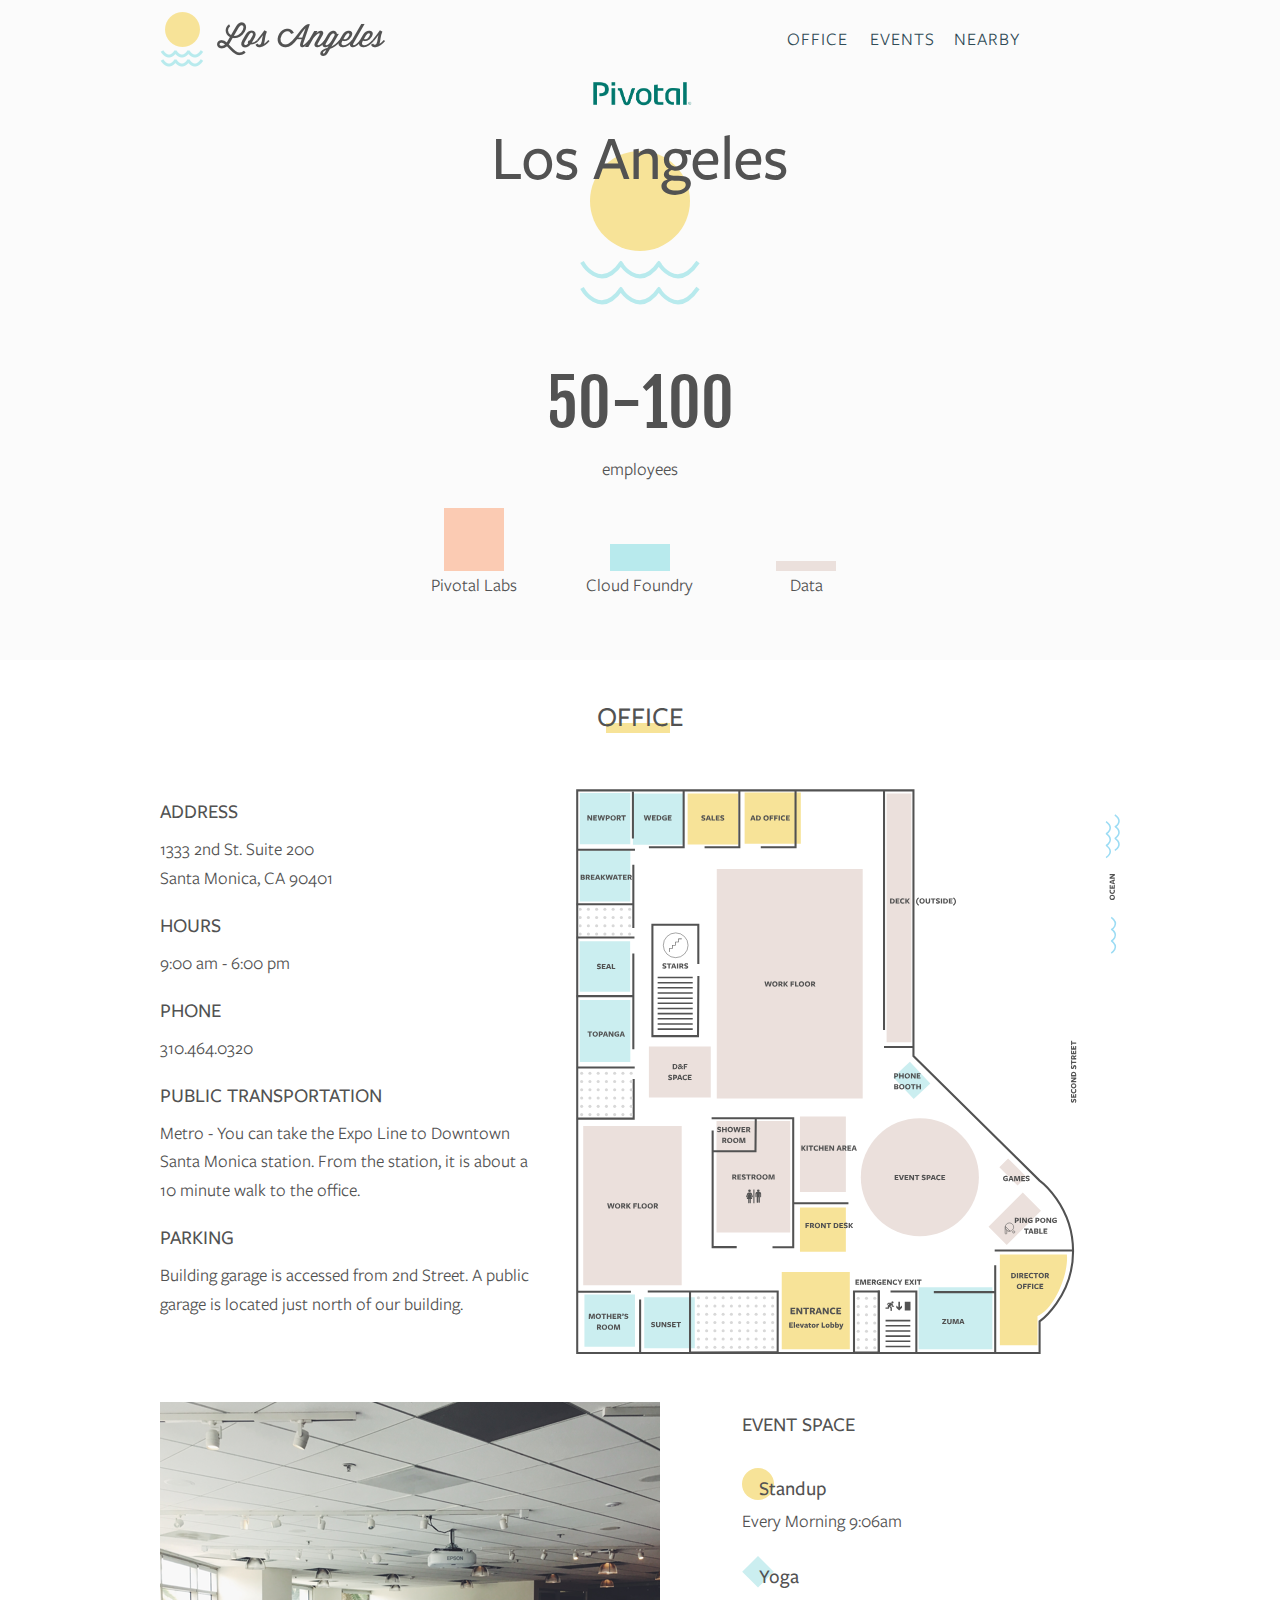
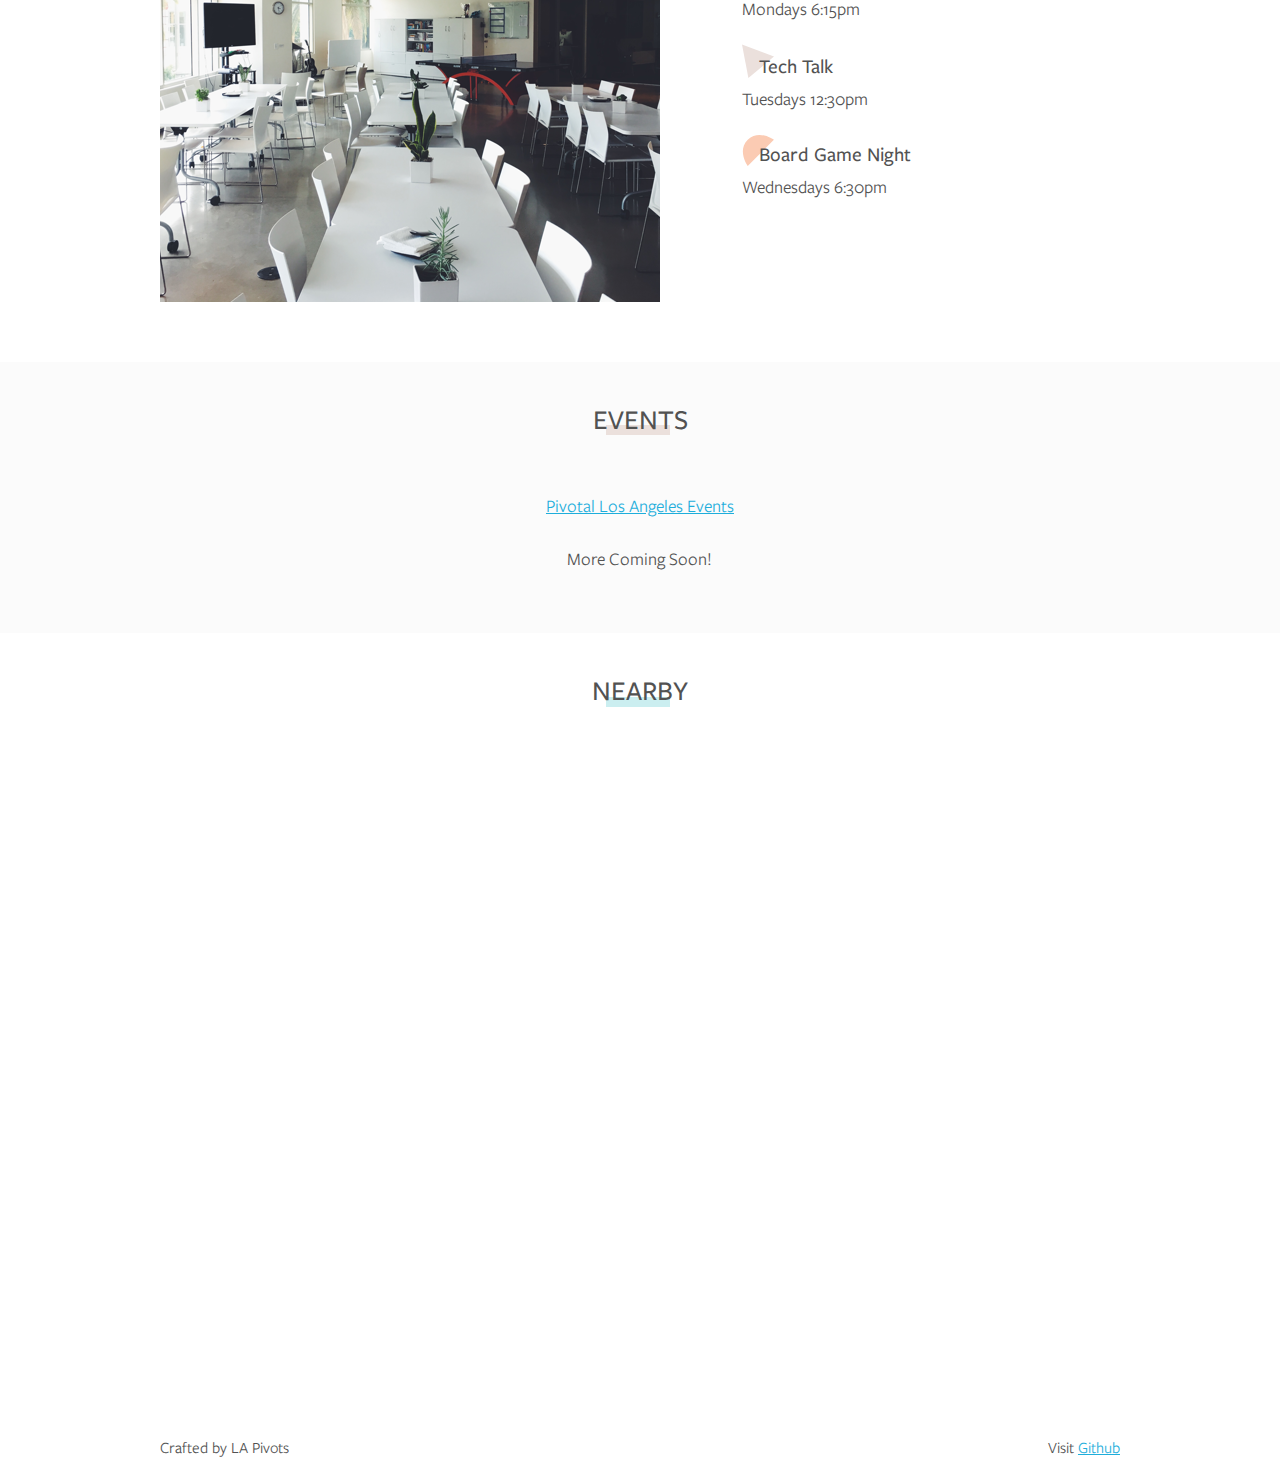
<file: index.html>
<html>

<head>
    <link rel="icon" type="image/x-icon" href="icon-los-angeles.ico"/>
    <link rel="shortcut icon" type="image/x-icon" href="icon-los-angeles.ico"/>

    <link rel="stylesheet" type="text/css" href="normalize.css" />
    <link rel="stylesheet" type="text/css" href="skeleton.css" />
    <link rel="stylesheet" type="text/css" href="base.css" />

    <title>Pivotal Los Angeles</title>
</head>

<body>
  <div class=" grey-background" id="nav">
    <div class="container">
      <div class="row">
        <div class="four columns"><a href="/"><img src="icon-los-angeles-with-text.png"/></a></div>
        <div class="one column offset-by-four"><a class="nav-link" href="#office">Office</a></div>
        <div class="one column"><a class="nav-link" href="#events">Events</a></div>
        <div class="one column"><a class="nav-link" href="#nearby">Nearby</a></div>
        <div class="one column"></div>
      </div>
    </div>
  </div>
  <div class=" grey-background">
    <div class="container">
      <div class="row">
        <div class="twelve columns">hello dave</div>
      </div>
    </div>
  </div>

  <div class="grey-background">
    <div class="container">
      <div class="row">
        <div class="six columns offset-by-three" style="text-align: center;">
          <img class="pivotal-logo" src="Pivotal_Teal.png">
          <h1>Los Angeles</h1>
          <img class="icon-los-angeles-lg" src="icon-los-angeles.svg"/>
          <div class="head-count">50-100</div>
          <div>employees</div>
        </div>
      </div>

      <div class="row">
        <div class="two columns offset-by-three" style="text-align: center;">
          <div class="percent-block-labs"></div>
          <div>Pivotal Labs</div>
        </div>
        <div class="two columns" style="text-align: center;position: relative;top: 36px;">
          <div class="percent-block-cf"></div>
          <div>Cloud Foundry</div>
        </div>
        <div class="two columns" style="text-align: center;position: relative;top: 53px;">
          <div class="percent-block-data"></div>
          <div>Data</div>
        </div>
      </div>
      <div class="row"></div>
      <div class="row"></div>
    </div>
  </div>

  <div class="container">
    <div class="row">
      <div class="two columns offset-by-five">
        <a name="office">Go away Dave</a>
        <h2>Office</h2>
        <div class="header-reactangle-yellow"></div>
      </div>
    </div>

    <div class="row">
      <div class="five columns">
        <h3>Address</h3>
        <div>1333 2nd St. Suite 200</div>
        <div>Santa Monica, CA 90401</div>
        <h3 class="padding-top-one">Hours</h3>
        <div>9:00 am - 6:00 pm</div>
        <h3 class="padding-top-one">Phone</h3>
        <div>310.464.0320</div>
        <h3 class="padding-top-one">Public Transportation</h3>
        <div>Metro  - You can take the Expo Line to Downtown Santa Monica station. From the station, it is about a 10 minute walk to the office.</div>
        <h3 class="padding-top-one">Parking</h3>
        <div>Building garage is accessed from 2nd Street. A public garage is located just north of our building.</div>
      </div>
      <div class="seven columns">
        <img class="u-max-full-width" src="map.svg"/>
      </div>
    </div>

    <div class="row"></div>

    <div class="row">
      <div class="seven columns"><img src="event-space.png"></img></div>
      <div class="five columns">
        <h3 class="padding-bottom-two">Event Space</h3>
        <img width="32px" src="oval-2.svg"/><h3 class="recurring-title">Standup</h3>
        <div class="padding-bottom-two">Every Morning 9:06am</div>
        <img width="32px" src="rectangle-6.svg"/><h3 class="recurring-title">Yoga</h3>
        <div class="padding-bottom-two">Mondays 6:15pm</div>
        <img width="32px" src="triangle.svg"/><h3 class="recurring-title">Tech Talk</h3>
        <div class="padding-bottom-two">Tuesdays 12:30pm</div>
        <img width="32px" src="halfmoon.svg"/><h3 class="recurring-title">Board Game Night</h3>
        <div class="padding-bottom-two">Wednesdays 6:30pm</div>
      </div>
    </div>

    <div class="row"></div>
    <div class="row"></div>
  </div>

  <div class="grey-background">
    <div class="container">
      <div class="row">
        <div class="two columns offset-by-five">
          <a name="events">Go away Dave</a>
          <h2>Events</h2>
          <div class="header-reactangle-grey"></div>
        </div>
      </div>

      <div class="row">
        <div class="four columns offset-by-four" style="text-align: center;">
          <a href="https://pivotal.io/locations/los-angeles#events">Pivotal Los Angeles Events</a>
        </div>
      </div>

      <div class="row">
        <div class="four columns offset-by-four" style="text-align: center;">
          More Coming Soon!
        </div>
      </div>

      <div class="row"></div>
      <div class="row"></div>
    </div>
  </div>

  <div class="container">
    <div class="row">
      <div class="two columns offset-by-five">
        <a name="nearby">Go away Dave</a>
        <h2>Nearby</h2>
        <div class="header-reactangle-blue"></div>
      </div>
    </div>

    <div class="row">
      <div class="twelve columns">
        <div class="overlay" onClick="style.pointerEvents='none'"></div>
        <iframe src="https://www.google.com/maps/d/embed?mid=1OnDHIgaSkr2XjZWyA77-V6BEmBk" width="100%" height="600px" style="border:none;"></iframe>
      </div>
    </div>

    <div class="row"></div>
    <div class="row"></div>
  </div>

<div class="container">
  <div class="row footer">
    <div class="three columns">
      <div>Crafted by LA Pivots</div>
    </div>
    <div class="seven columns">&nbsp</div>
    <div class="two columns" style="text-align: right;">
       Visit <a href="https://github.com/moleske/pivotalla">Github</a>
    </div>
  </div>
</div>

</body>

</html>
</file>
<file: skeleton.css>
/*
* Skeleton V2.0.4
* Copyright 2014, Dave Gamache
* www.getskeleton.com
* Free to use under the MIT license.
* http://www.opensource.org/licenses/mit-license.php
* 12/29/2014
*/


/* Table of contents
––––––––––––––––––––––––––––––––––––––––––––––––––
- Grid
- Base Styles
- Typography
- Links
- Buttons
- Forms
- Lists
- Code
- Tables
- Spacing
- Utilities
- Clearing
- Media Queries
*/


/* Grid
–––––––––––––––––––––––––––––––––––––––––––––––––– */
.container {
  position: relative;
  width: 100%;
  max-width: 960px;
  margin: 0 auto;
  padding: 0 20px;
  box-sizing: border-box; }
.column,
.columns {
  width: 100%;
  float: left;
  box-sizing: border-box; }

/* For devices larger than 400px */
@media (min-width: 400px) {
  .container {
    width: 85%;
    padding: 0; }
}

/* For devices larger than 550px */
@media (min-width: 550px) {
  .container {
    width: 80%; }
  .column,
  .columns {
    margin-left: 4%; }
  .column:first-child,
  .columns:first-child {
    margin-left: 0; }

  .one.column,
  .one.columns                    { width: 4.66666666667%; }
  .two.columns                    { width: 13.3333333333%; }
  .three.columns                  { width: 22%;            }
  .four.columns                   { width: 30.6666666667%; }
  .five.columns                   { width: 39.3333333333%; }
  .six.columns                    { width: 48%;            }
  .seven.columns                  { width: 56.6666666667%; }
  .eight.columns                  { width: 65.3333333333%; }
  .nine.columns                   { width: 74.0%;          }
  .ten.columns                    { width: 82.6666666667%; }
  .eleven.columns                 { width: 91.3333333333%; }
  .twelve.columns                 { width: 100%; margin-left: 0; }

  .one-third.column               { width: 30.6666666667%; }
  .two-thirds.column              { width: 65.3333333333%; }

  .one-half.column                { width: 48%; }

  /* Offsets */
  .offset-by-one.column,
  .offset-by-one.columns          { margin-left: 8.66666666667%; }
  .offset-by-two.column,
  .offset-by-two.columns          { margin-left: 17.3333333333%; }
  .offset-by-three.column,
  .offset-by-three.columns        { margin-left: 26%;            }
  .offset-by-four.column,
  .offset-by-four.columns         { margin-left: 34.6666666667%; }
  .offset-by-five.column,
  .offset-by-five.columns         { margin-left: 43.3333333333%; }
  .offset-by-six.column,
  .offset-by-six.columns          { margin-left: 52%;            }
  .offset-by-seven.column,
  .offset-by-seven.columns        { margin-left: 60.6666666667%; }
  .offset-by-eight.column,
  .offset-by-eight.columns        { margin-left: 69.3333333333%; }
  .offset-by-nine.column,
  .offset-by-nine.columns         { margin-left: 78.0%;          }
  .offset-by-ten.column,
  .offset-by-ten.columns          { margin-left: 86.6666666667%; }
  .offset-by-eleven.column,
  .offset-by-eleven.columns       { margin-left: 95.3333333333%; }

  .offset-by-one-third.column,
  .offset-by-one-third.columns    { margin-left: 34.6666666667%; }
  .offset-by-two-thirds.column,
  .offset-by-two-thirds.columns   { margin-left: 69.3333333333%; }

  .offset-by-one-half.column,
  .offset-by-one-half.columns     { margin-left: 52%; }

}


/* Base Styles
–––––––––––––––––––––––––––––––––––––––––––––––––– */
/* NOTE
html is set to 62.5% so that all the REM measurements throughout Skeleton
are based on 10px sizing. So basically 1.5rem = 15px :) */
html {
  font-size: 62.5%; }
body {
  font-size: 1.5em; /* currently ems cause chrome bug misinterpreting rems on body element */
  line-height: 1.6;
  font-weight: 400;
  font-family: "Raleway", "HelveticaNeue", "Helvetica Neue", Helvetica, Arial, sans-serif;
  color: #222; }


/* Typography
–––––––––––––––––––––––––––––––––––––––––––––––––– */
h1, h2, h3, h4, h5, h6 {
  margin-top: 0;
  margin-bottom: 2rem;
  font-weight: 300; }
h1 { font-size: 4.0rem; line-height: 1.2;  letter-spacing: -.1rem;}
h2 { font-size: 3.6rem; line-height: 1.25; letter-spacing: -.1rem; }
h3 { font-size: 3.0rem; line-height: 1.3;  letter-spacing: -.1rem; }
h4 { font-size: 2.4rem; line-height: 1.35; letter-spacing: -.08rem; }
h5 { font-size: 1.8rem; line-height: 1.5;  letter-spacing: -.05rem; }
h6 { font-size: 1.5rem; line-height: 1.6;  letter-spacing: 0; }

/* Larger than phablet */
@media (min-width: 550px) {
  h1 { font-size: 5.0rem; }
  h2 { font-size: 4.2rem; }
  h3 { font-size: 3.6rem; }
  h4 { font-size: 3.0rem; }
  h5 { font-size: 2.4rem; }
  h6 { font-size: 1.5rem; }
}

p {
  margin-top: 0; }


/* Links
–––––––––––––––––––––––––––––––––––––––––––––––––– */
a {
  color: #1EAEDB; }
a:hover {
  color: #0FA0CE; }


/* Buttons
–––––––––––––––––––––––––––––––––––––––––––––––––– */
.button,
button,
input[type="submit"],
input[type="reset"],
input[type="button"] {
  display: inline-block;
  height: 38px;
  padding: 0 30px;
  color: #555;
  text-align: center;
  font-size: 11px;
  font-weight: 600;
  line-height: 38px;
  letter-spacing: .1rem;
  text-transform: uppercase;
  text-decoration: none;
  white-space: nowrap;
  background-color: transparent;
  border-radius: 4px;
  border: 1px solid #bbb;
  cursor: pointer;
  box-sizing: border-box; }
.button:hover,
button:hover,
input[type="submit"]:hover,
input[type="reset"]:hover,
input[type="button"]:hover,
.button:focus,
button:focus,
input[type="submit"]:focus,
input[type="reset"]:focus,
input[type="button"]:focus {
  color: #333;
  border-color: #888;
  outline: 0; }
.button.button-primary,
button.button-primary,
input[type="submit"].button-primary,
input[type="reset"].button-primary,
input[type="button"].button-primary {
  color: #FFF;
  background-color: #33C3F0;
  border-color: #33C3F0; }
.button.button-primary:hover,
button.button-primary:hover,
input[type="submit"].button-primary:hover,
input[type="reset"].button-primary:hover,
input[type="button"].button-primary:hover,
.button.button-primary:focus,
button.button-primary:focus,
input[type="submit"].button-primary:focus,
input[type="reset"].button-primary:focus,
input[type="button"].button-primary:focus {
  color: #FFF;
  background-color: #1EAEDB;
  border-color: #1EAEDB; }


/* Forms
–––––––––––––––––––––––––––––––––––––––––––––––––– */
input[type="email"],
input[type="number"],
input[type="search"],
input[type="text"],
input[type="tel"],
input[type="url"],
input[type="password"],
textarea,
select {
  height: 38px;
  padding: 6px 10px; /* The 6px vertically centers text on FF, ignored by Webkit */
  background-color: #fff;
  border: 1px solid #D1D1D1;
  border-radius: 4px;
  box-shadow: none;
  box-sizing: border-box; }
/* Removes awkward default styles on some inputs for iOS */
input[type="email"],
input[type="number"],
input[type="search"],
input[type="text"],
input[type="tel"],
input[type="url"],
input[type="password"],
textarea {
  -webkit-appearance: none;
     -moz-appearance: none;
          appearance: none; }
textarea {
  min-height: 65px;
  padding-top: 6px;
  padding-bottom: 6px; }
input[type="email"]:focus,
input[type="number"]:focus,
input[type="search"]:focus,
input[type="text"]:focus,
input[type="tel"]:focus,
input[type="url"]:focus,
input[type="password"]:focus,
textarea:focus,
select:focus {
  border: 1px solid #33C3F0;
  outline: 0; }
label,
legend {
  display: block;
  margin-bottom: .5rem;
  font-weight: 600; }
fieldset {
  padding: 0;
  border-width: 0; }
input[type="checkbox"],
input[type="radio"] {
  display: inline; }
label > .label-body {
  display: inline-block;
  margin-left: .5rem;
  font-weight: normal; }


/* Lists
–––––––––––––––––––––––––––––––––––––––––––––––––– */
ul {
  list-style: circle inside; }
ol {
  list-style: decimal inside; }
ol, ul {
  padding-left: 0;
  margin-top: 0; }
ul ul,
ul ol,
ol ol,
ol ul {
  margin: 1.5rem 0 1.5rem 3rem;
  font-size: 90%; }
li {
  margin-bottom: 1rem; }


/* Code
–––––––––––––––––––––––––––––––––––––––––––––––––– */
code {
  padding: .2rem .5rem;
  margin: 0 .2rem;
  font-size: 90%;
  white-space: nowrap;
  background: #F1F1F1;
  border: 1px solid #E1E1E1;
  border-radius: 4px; }
pre > code {
  display: block;
  padding: 1rem 1.5rem;
  white-space: pre; }


/* Tables
–––––––––––––––––––––––––––––––––––––––––––––––––– */
th,
td {
  padding: 12px 15px;
  text-align: left;
  border-bottom: 1px solid #E1E1E1; }
th:first-child,
td:first-child {
  padding-left: 0; }
th:last-child,
td:last-child {
  padding-right: 0; }


/* Spacing
–––––––––––––––––––––––––––––––––––––––––––––––––– */
button,
.button {
  margin-bottom: 1rem; }
input,
textarea,
select,
fieldset {
  margin-bottom: 1.5rem; }
pre,
blockquote,
dl,
figure,
table,
p,
ul,
ol,
form {
  margin-bottom: 2.5rem; }


/* Utilities
–––––––––––––––––––––––––––––––––––––––––––––––––– */
.u-full-width {
  width: 100%;
  box-sizing: border-box; }
.u-max-full-width {
  max-width: 100%;
  box-sizing: border-box; }
.u-pull-right {
  float: right; }
.u-pull-left {
  float: left; }


/* Misc
–––––––––––––––––––––––––––––––––––––––––––––––––– */
hr {
  margin-top: 3rem;
  margin-bottom: 3.5rem;
  border-width: 0;
  border-top: 1px solid #E1E1E1; }


/* Clearing
–––––––––––––––––––––––––––––––––––––––––––––––––– */

/* Self Clearing Goodness */
.container:after,
.row:after,
.u-cf {
  content: "";
  display: table;
  clear: both; }


/* Media Queries
–––––––––––––––––––––––––––––––––––––––––––––––––– */
/*
Note: The best way to structure the use of media queries is to create the queries
near the relevant code. For example, if you wanted to change the styles for buttons
on small devices, paste the mobile query code up in the buttons section and style it
there.
*/


/* Larger than mobile */
@media (min-width: 400px) {}

/* Larger than phablet (also point when grid becomes active) */
@media (min-width: 550px) {}

/* Larger than tablet */
@media (min-width: 750px) {}

/* Larger than desktop */
@media (min-width: 1000px) {}

/* Larger than Desktop HD */
@media (min-width: 1200px) {}
</file>
<file: base.css>
@font-face {
    font-family: FreightSansProBook;
    src: url(FreigSanProBook.otf);
}

@font-face {
    font-family: FreightSansProMedium;
    src: url(FreigSanProMed.otf);
}

@font-face {
    font-family: FreightSansProBold-Regular;
    src: url(FreigSanProBold.otf);
}

@font-face {
    font-family: FjallaOne;
    src: url(FjallaOne-Regular.ttf);
}

body {
  font-family: FreightSansProBook;
  font-size: 18px;
  color: #525252;
}

.row {
  padding-top: 12px;
  padding-bottom: 12px;
}

#nav {
  z-index: 50;
  line-height: 53px;
  position: fixed;
  top: 0;
  left: 0;
  right: 0;
}

.grey-background {
  background-color: #fbfbfb;
}

a[name] {
  display: block;
  position: relative;
  top: -9rem;
  visibility: hidden;
}

.nav-link {
  color: #314b56;
  text-transform: uppercase;
  text-decoration: none;
  letter-spacing: 1px;
}

.nav-link:hover {
  color: #314b56;
  cursor: pointer;
  border-bottom: 4px solid #f7e398
}

.pivotal-logo {
  width: 138px;
}

.icon-los-angeles-lg {
  position: relative;
  bottom: 48px;
}

h1 {
  font-family: FreightSansProMedium;
  font-size: 64px;
  text-align: center;
  margin: 0;
  position: relative;
  z-index: 1;
}

h2 {
  letter-spacing: 0;
  position: relative;
  z-index: 1;
  font-family: FreightSansProMedium;
  font-size: 28px;
  text-transform: uppercase;
  text-align: center;
}

.header-reactangle-yellow {
  height: 1rem;
  background-color: #f7e398;
  position: relative;
  bottom: 3.25rem;
  z-index: 0;
  width: 50%;
  left: 3rem;
}

.header-reactangle-grey {
  height: 1rem;
  background-color: #ebe0dc;
  position: relative;
  bottom: 3.25rem;
  z-index: 0;
  width: 50%;
  left: 3rem;
}

.header-reactangle-blue {
  height: 1rem;
  background-color: #cbeef0;
  position: relative;
  bottom: 3.25rem;
  z-index: 0;
  width: 50%;
  left: 3rem;
}

.head-count {
  font-family: FjallaOne;
  font-size: 64px;
}

.percent-block-labs {
  height: 63px;
  background-color: #fbcbb3;
  border-left: solid 34px #fbfbfb;
  border-right: solid 34px #fbfbfb;
}

.percent-block-cf {
  height: 27px;
  background-color: #b8eaed;
  border-left: solid 34px #fbfbfb;
  border-right: solid 34px #fbfbfb;
}

.percent-block-data {
  height: 10px;
  background-color: #ebe0dc;
  border-left: solid 34px #fbfbfb;
  border-right: solid 34px #fbfbfb;
}

.recurring-title {
  display: inline;
  position: relative;
  right: 1.5rem;
  bottom: 0.5rem;
  text-transform: none;
}

.padding-top-one {
  padding-top: 1rem;
}

.padding-bottom-two {
  padding-bottom: 2rem;
}

h3 {
  font-family: FreightSansProMedium;
  font-size: 20px;
  text-transform: uppercase;
  margin-top: 1rem;
  margin-bottom: 1rem;
  letter-spacing: 0;
}

.overlay {
   background:transparent;
   position:relative;
   width:960px;
   height:600px;
   top:600px;
   margin-top:-600px;
}

.rectangle-tan {
  width: 20rem;
  border: solid 5px #fbcbb3;
}

.rectangle-blue {
  width: 20rem;
  border: solid 5px #cbeef0;
}

.rectangle-grey {
  width: 20rem;
  border: solid 5px #ebe0dc;
}

.rectangle-yellow {
  width: 20rem;
  border: solid 5px #f7e398;
}

.align-center-of-column {
  margin: 0 auto;
}

.align-right-of-column {
  margin-right: 0;
  margin-left: auto;
}

.profile-picture {
  width: 20rem;
  position: relative;
  top: 1rem;
  left: 1rem;
}

.name {
  text-transform: none;
}

.large-font {
  font-size: 42px;
}

.medium-font {
  font-size: 20px;
}

.footer {
  font-size: 16px
}
</file>
